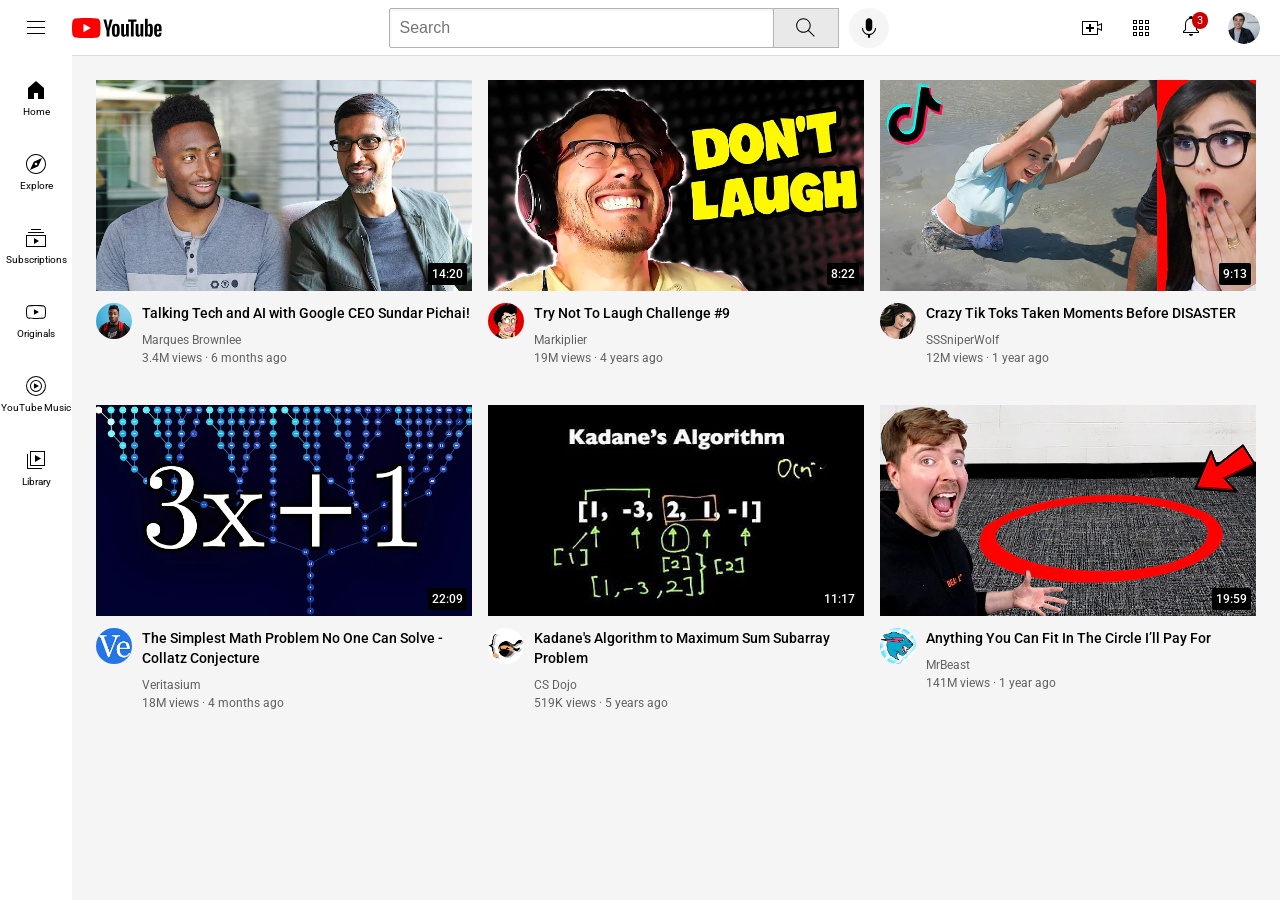
<file: index.html>
<!DOCTYPE html>
<html>
  <head>
    <title>YouTube.com Clone</title>

    <link rel="preconnect" href="https://fonts.googleapis.com" />
    <link rel="preconnect" href="https://fonts.gstatic.com" crossorigin />
    <link
      href="https://fonts.googleapis.com/css2?family=Roboto:wght@400;500;700&family=Titillium+Web:ital,wght@0,400;0,700;1,700&display=swap"
      rel="stylesheet"
    />

    <link rel="stylesheet" href="styles/general.css">
    <link rel="stylesheet" href="styles/header.css">
    <link rel="stylesheet" href="styles/video.css">
    <link rel="stylesheet" href="styles/sidebar.css">
  
  </head>
  <body>
    <header class="header">
      <div class="left-section">
        <img class="hamburger-menu" src="icons/hamburger-menu.svg">
        <img class="youtube-logo" src="icons/youtube-logo.svg">
      </div>

      <div class="middle-section">
        <input class="search-bar" type="text" placeholder="Search" />
        <button class="search-button">
          <img class="search-icon" src="icons/search.svg">
          <div class="tooltip">Search</div>
        </button>
        <!-- Put position absolute inside position relative -->
        <button class="voice-search-button">
          <img class="voice-search-icon" src="icons/voice-search-icon.svg">
          <div class="tooltip">Search with your voice</div>
        </button>
      </div>

      <div class="right-section">
        <div class="upload-icon-container">
          <img class="upload-icon" src="icons/upload.svg">
          <div class="tooltip">Create</div>
        </div>
        
        <div class="youtube-apps-icon-container">
          <img class="youtube-apps-icon" src="icons/youtube-apps.svg">
          <div class="tooltip">YouTube apps</div>
        </div>

        <div class="notifications-container">
          <div class="notifications-icon-container">
            <img class="notifications-icon" src="icons/notifications.svg">
            <div class="notifications-count">3</div>
          </div>
          <div class="tooltip">Notifications</div>
        </div>
        
        <img class="current-user-picture" src="channel-pictures/my-channel.jpeg">
      </div>
    </header>

    <nav class="sidebar">
      <div class="sidebar-link">
        <img src="icons/home.svg">
        <div>Home</div>
      </div>
      <div class="sidebar-link">
        <img src="icons/explore.svg">
        <div>Explore</div>
      </div>
      <div class="sidebar-link">
        <img src="icons/subscriptions.svg">
        <div>Subscriptions</div>
      </div>
      <div class="sidebar-link">
        <img src="icons/originals.svg">
        <div>Originals</div>
      </div>
      <div class="sidebar-link">
        <img src="icons/youtube-music.svg">
        <div>YouTube Music</div>
      </div>
      <div class="sidebar-link">
        <img src="icons/library.svg">
        <div>Library</div>
      </div>
    </nav>
    
    <main>
      <section class="video-grid">
        <div class="video-preview">
          <div class="thumbnail-row">
            <img class="thumbnail" src="thumbnails/thumbnail-1.webp" />
            <div class="video-time">14:20</div>
          </div>
          <div class="video-info-row">
            <div class="channel-picture">
              <img class="profile-picture" src="channel-pictures/channel-1.jpeg" />
              <div class="channel-picture-tooltip">
                <div class="channel-picture">
                  <img class="profile-picture" src="channel-pictures/channel-1.jpeg" />
                </div>
                <div class="video-info">
                  <p class="video-title">Marques Brownlee</p>
                  <p class="video-stats">15M subscribers</p>
                </div>
              </div>
            </div>
            <div class="video-info">
              <p class="video-title">Talking Tech and AI with Google CEO Sundar Pichai!</p>
              <p class="video-author">Marques Brownlee</p>
              <p class="video-stats">3.4M views &#183; 6 months ago</p>
            </div>
          </div>
        </div>
        <div class="video-preview">
          <div class="thumbnail-row">
            <img class="thumbnail" src="thumbnails/thumbnail-2.webp" />
            <div class="video-time">8:22</div>
          </div>
          <div class="video-info-row">
            <div class="channel-picture">
              <img class="profile-picture" src="channel-pictures/channel-2.jpeg" />
            </div>
            <div class="video-info">
              <p class="video-title">Try Not To Laugh Challenge #9</p>
              <p class="video-author">Markiplier</p>
              <p class="video-stats">19M views &#183; 4 years ago</p>
            </div>
          </div>
        </div>
    
        <div class="video-preview">
          <div class="thumbnail-row">
            <img class="thumbnail" src="thumbnails/thumbnail-3.webp">
            <div class="video-time">9:13</div>
          </div>
          <div class="video-info-row">
            <div class="channel-picture">
              <img class="profile-picture" src="channel-pictures/channel-3.jpeg" />
            </div>
            <div class="video-info">
              <p class="video-title">Crazy Tik Toks Taken Moments Before DISASTER</p>
              <p class="video-author">SSSniperWolf</p>
              <p class="video-stats">12M views &#183; 1 year ago</p>
            </div>
          </div>
        </div>
    
        <div class="video-preview">
          <div class="thumbnail-row">
            <img class="thumbnail" src="thumbnails/thumbnail-4.webp" />
            <div class="video-time">22:09</div>
          </div>
          <div class="video-info-row">
            <div class="channel-picture">
              <img class="profile-picture" src="channel-pictures/channel-4.jpeg" />
            </div>
            <div class="video-info">
              <p class="video-title">The Simplest Math Problem No One Can Solve - Collatz Conjecture</p>
              <p class="video-author">Veritasium</p>
              <p class="video-stats">18M views &#183; 4 months ago</p>
            </div>
          </div>
        </div>
    
        <div class="video-preview">
          <div class="thumbnail-row">
            <img class="thumbnail" src="thumbnails/thumbnail-5.webp" />
            <div class="video-time">11:17</div>
          </div>
          <div class="video-info-row">
            <div class="channel-picture">
              <img class="profile-picture" src="channel-pictures/channel-5.jpeg" />
            </div>
            <div class="video-info">
              <p class="video-title">Kadane's Algorithm to Maximum Sum Subarray Problem</p>
              <p class="video-author">CS Dojo</p>
              <p class="video-stats">519K views &#183; 5 years ago</p>
            </div>
          </div>
        </div>
    
        <div class="video-preview">
          <div class="thumbnail-row">
            <img class="thumbnail" src="thumbnails/thumbnail-6.webp" />
            <div class="video-time">19:59</div>
          </div>
          <div class="video-info-row">
            <div class="channel-picture">
              <img class="profile-picture" src="channel-pictures/channel-6.jpeg" />
            </div>
            <div class="video-info">
              <p class="video-title">Anything You Can Fit In The Circle I’ll Pay For</p>
              <p class="video-author">MrBeast</p>
              <p class="video-stats">141M views &#183; 1 year ago</p>
            </div>
          </div>
        </div>
      </section>
    </main>
  </body>
</html>
</file>
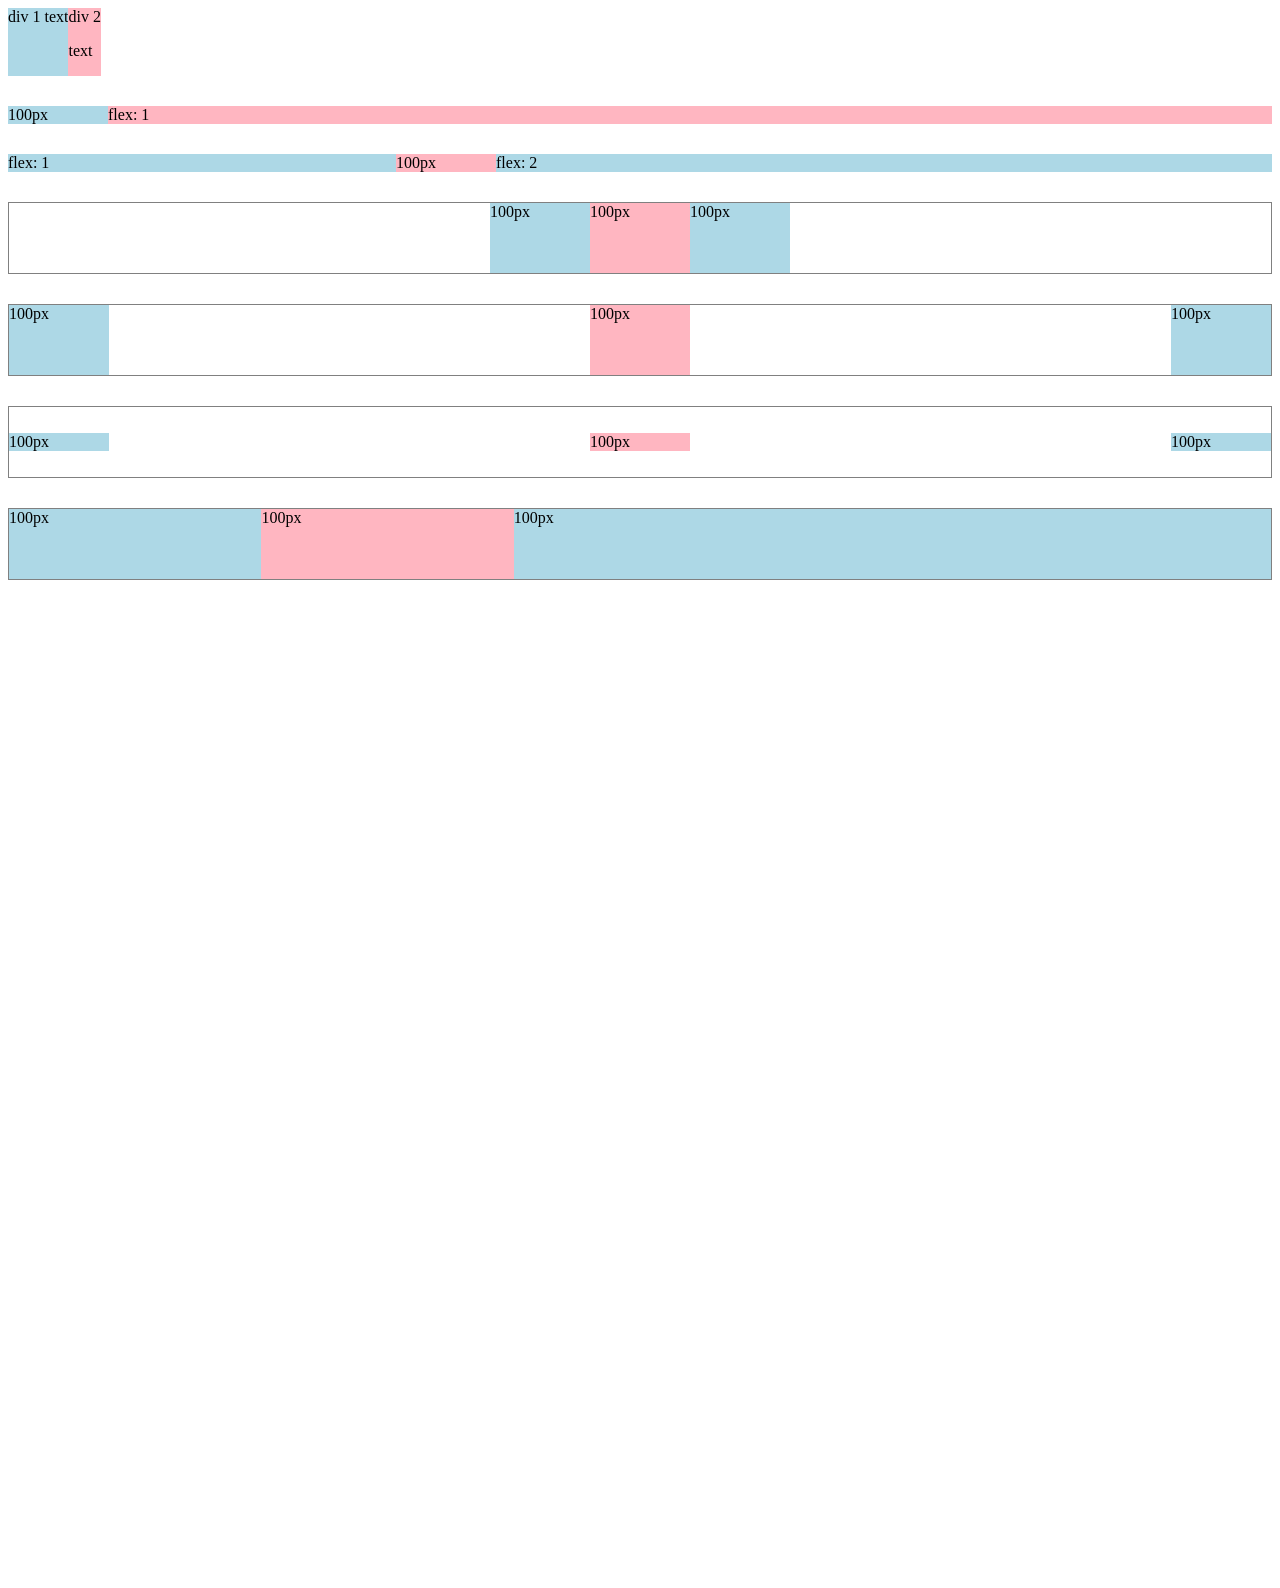
<file: flexbox.html>
<!DOCTYPE html>
  <html>
    <head>
      <title>Flexbox Practice</title>
    </head>
    <body style="padding-bottom: 1000px;">
      <div style="
        display: flex;
        flex-direction: row;
        ">
        <div style="background-color: lightblue;">div 1 text</div>
        <div style="background-color: lightpink;">div 2 <p>text</p></div>
      </div>

      <div style="
        display: flex;
        flex-direction: row;
        margin-top: 30px;
        ">
        <div style="
        background-color: lightblue;
        width: 100px;
        ">100px</div>
        <div style="
        background-color: lightpink;
        flex: 1;
        ">flex: 1</div>
      </div>

      <div style="
        display: flex;
        flex-direction: row;
        margin-top: 30px;
        ">
        
        <div style="
          background-color: lightblue;
          flex: 1;
          ">flex: 1</div>
        <div style="
          background-color: lightpink;
          width: 100px;
          ">100px</div>
        <div style="
          background-color: lightblue;
          flex: 2;
          ">flex: 2</div>
        </div>

        <div style="
        margin-top: 30px;
        height: 70px;
        border-width: 1px;
        border-style: solid;
        border-color: gray;
        display: flex;
        flex-direction: row;
        justify-content: center;
        ">
        
          <div style="
            background-color: lightblue;
            width: 100px;
            ">100px</div>
          <div style="
            background-color: lightpink;
            width: 100px;
            ">100px</div>
          <div style="
            background-color: lightblue;
            width: 100px;
            ">100px</div>
          </div>

        <div style="
          margin-top: 30px;
          height: 70px;
          border-width: 1px;
          border-style: solid;
          border-color: gray;
          display: flex;
          flex-direction: row;
          justify-content: space-between;
          ">
        
          <div style="
            background-color: lightblue;
            width: 100px;
            ">100px</div>
          <div style="
            background-color: lightpink;
            width: 100px;
            ">100px</div>
          <div style="
            background-color: lightblue;
            width: 100px;
            ">100px</div>
          </div>

        <div style="
          margin-top: 30px;
          height: 70px;
          border-width: 1px;
          border-style: solid;
          border-color: gray;
          display: flex;
          flex-direction: row;
          justify-content: space-between;
          align-items: center;
          ">
        
          <div style="
            background-color: lightblue;
            width: 100px;
            ">100px</div>
          <div style="
            background-color: lightpink;
            width: 100px;
            ">100px</div>
          <div style="
            background-color: lightblue;
            width: 100px;
            ">100px</div>
          </div>

          <div style="
            margin-top: 30px;
            height: 70px;
            border-width: 1px;
            border-style: solid;
            border-color: gray;
            display: flex;
            flex-direction: row;
            justify-content: space-between;
            ">
        
          <div style="
            background-color: lightblue;
            flex: 1;
            ">100px</div>
          <div style="
            background-color: lightpink;
            flex: 1;
            ">100px</div>
          <div style="
            background-color: lightblue;
            flex: 3;
            ">100px</div>
          </div>


        

    </body>

  </html>
</file>
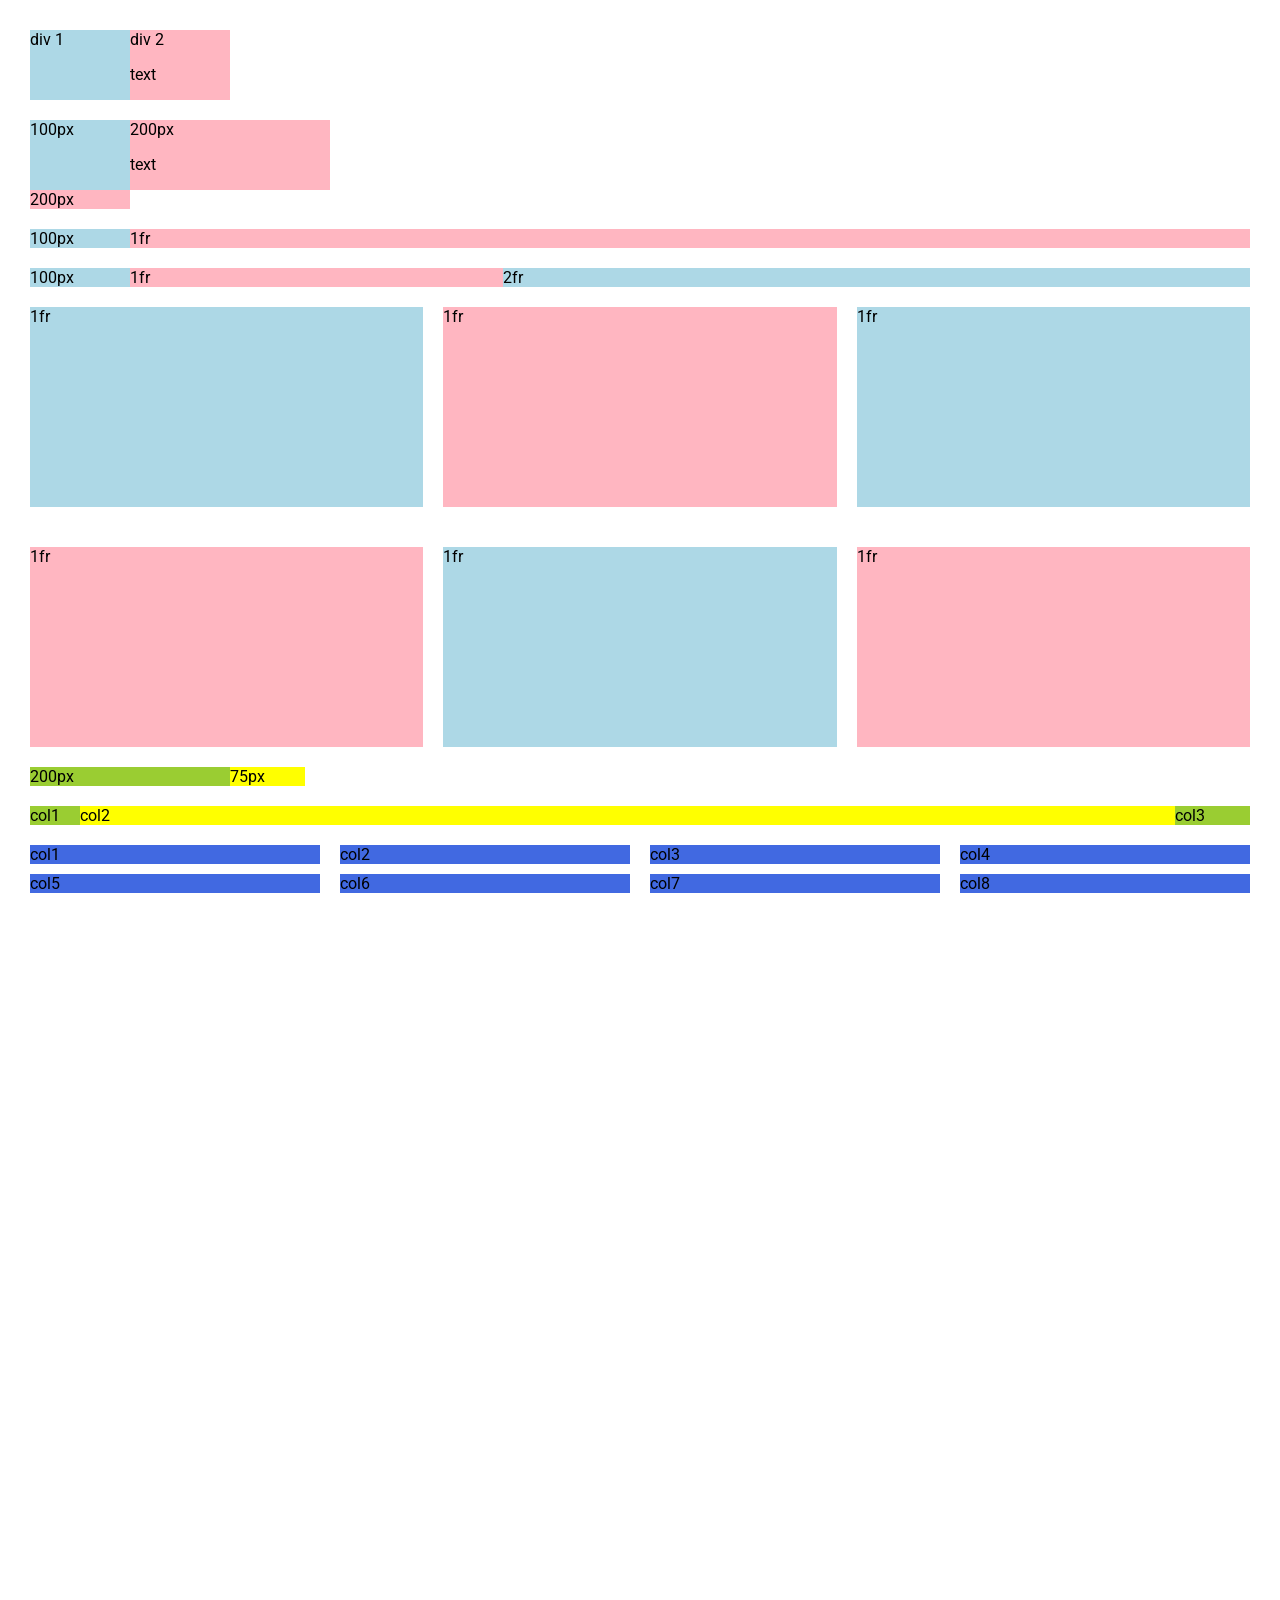
<file: grid.html>
<!DOCTYPE html>
<html>
  <head>
    <title>Grid Practice</title>

    <link rel="preconnect" href="https://fonts.googleapis.com" />
    <link rel="preconnect" href="https://fonts.gstatic.com" crossorigin />
    <link
      href="https://fonts.googleapis.com/css2?family=Roboto:wght@400;500;700&family=Titillium+Web:ital,wght@0,400;0,700;1,700&display=swap"
      rel="stylesheet"
    />
    <style>
      body {
        font-family: Roboto, Arial;
        margin: 30px;
      }

      body > div {
        display: grid;
        margin-top: 20px;
      }
      
      .a11 {
        grid-template-columns: 200px 75px;
      }

      .col1-8 div {
        background-color: royalblue;
      }

    </style>

  </head>
  <body style="padding-bottom: 1000px;">
    <div style="
      grid-template-columns: 100px 100px">
      <div style="background-color: lightblue;">div 1</div>
      <div style="background-color: lightpink;">div 2<p>text</p></div>
    </div>

    <div style="
      grid-template-columns: 100px 200px">
      <div style="background-color: lightblue;">100px</div>
      <div style="background-color: lightpink;">200px<p>text</p></div>
      <div style="background-color: lightpink;">200px</div>
    </div>

    <div style="
      grid-template-columns: 100px 1fr;">
      <div style="background-color: lightblue;">100px</div>
      <div style="background-color: lightpink;">1fr</div>
    </div>

    <div style="
      grid-template-columns: 100px 1fr 2fr;">
      <div style="background-color: lightblue;">100px</div>
      <div style="background-color: lightpink;">1fr</div>
      <div style="background-color: lightblue;">2fr</div>
      <!-- uwaga na przestawianie kolumn, w grid'dzie szerokości kolumn nie przestaiają się razem z elementem! -->
    </div>

    <div style="
      grid-template-columns: 1fr 1fr 1fr;
      column-gap: 20px;
      row-gap: 40px;
      ">
      <div style="background-color: lightblue; height: 200px;">1fr</div>
      <div style="background-color: lightpink; height: 200px;">1fr</div>
      <div style="background-color: lightblue; height: 200px;">1fr</div>
      <div style="background-color: lightpink; height: 200px;">1fr</div>
      <div style="background-color: lightblue; height: 200px;">1fr</div>
      <div style="background-color: lightpink; height: 200px;">1fr</div>
    </div>

    <!--exercises lesson 11-->

    <div style="grid-template-columns: 200px 75px;">
      <div style="background-color: yellowgreen;">200px</div>
      <div style="background-color: yellow;">75px</div>
    </div>

    <div style="grid-template-columns: 50px 1fr 75px;">
      <div style="background-color: yellowgreen;">col1</div>
      <div style="background-color: yellow;">col2</div>
      <div style="background-color: yellowgreen;">col3</div>
    </div>

    <div class="col1-8" style="
    grid-template-columns: 1fr 1fr 1fr 1fr; column-gap: 20px; row-gap: 10px;
    ">
      <div>col1</div>
      <div>col2</div>
      <div>col3</div>
      <div>col4</div>
      <div>col5</div>
      <div>col6</div>
      <div>col7</div>
      <div>col8</div>
    </div>

  </body>
</html>
</file>
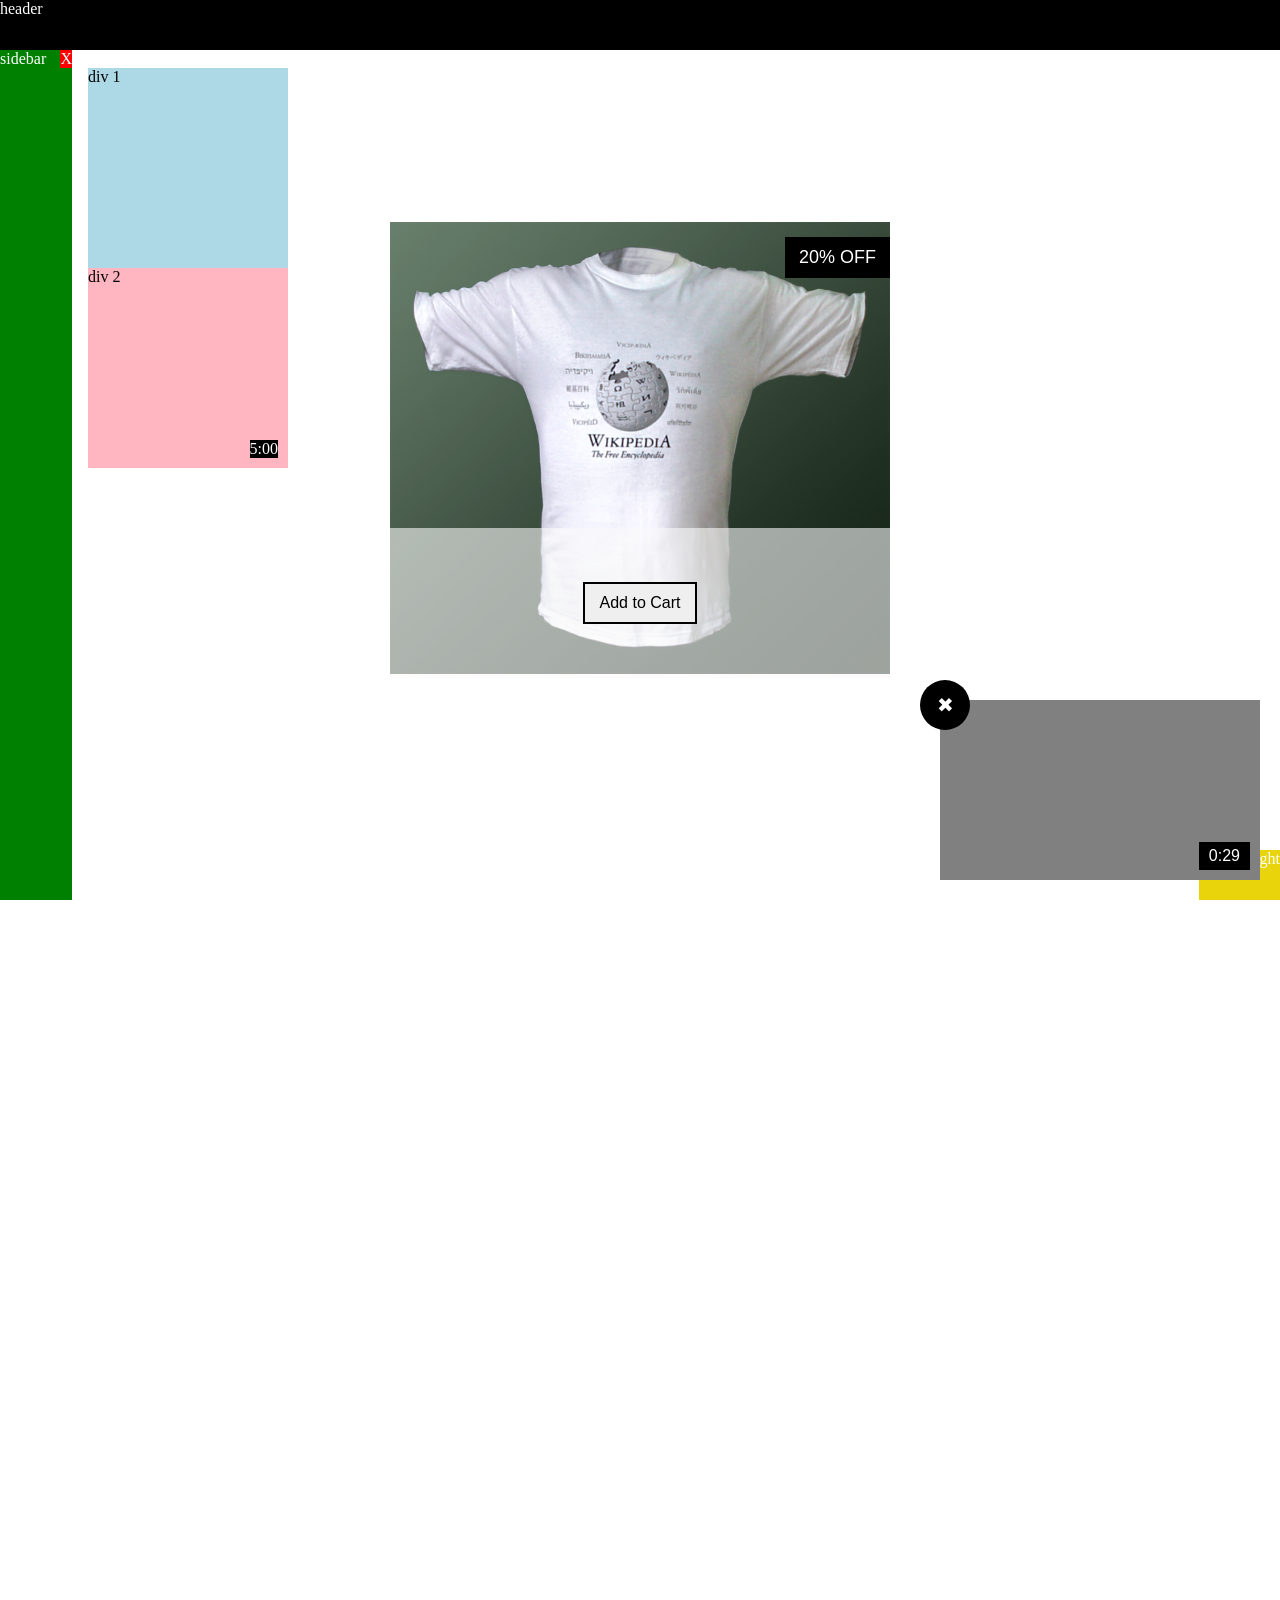
<file: position.html>
<!DOCTYPE html>
<html>
  <head>
    <title>Position Practice</title>
    <style>
      .close-button {
        position: absolute;
        padding: 10px;
        border-radius: 50%;
        color: white;
        background-color: rgb(0, 0, 0);
        top: -20px;
        left: -20px;
        width: 30px;
        height: 30px;
        display: flex;
        flex-direction: column;
        align-items: center;
        justify-content: center;
        line-height: 0;
        font-size: 20px;
        cursor: pointer;
      }

      .grey-box-container {
        position: absolute;
        bottom: 20px;
        right: 20px;
      }
      .grey-box {
        width: 320px;
        height: 180px;
        background-color: grey;
        position: relative;
        bottom: 0px;
        right: 0px;
      }
      .time {
        position: absolute;
        bottom: 10px;
        right: 10px;
        background-color: black;
        color: white;
        font-family: Roboto, Arial;
        padding: 5px 10px;
      }

      .container-principal {
        position: absolute;
        top: 0;
        right: 0;
        bottom: 0;
        left: 0;
        display: flex;
        flex-direction: column;
        align-items: center;
        justify-content: center;
      }
      .img-container {
        position: relative;
        font-family: Arial;
      }
      .img-size {
        width: 500px;
      }
      .overly-box{
        display: flex;
        width: 500px;
        height: 150px;
        position: absolute;
        bottom: 0;
        background-color: rgba(250, 250, 250, 0.6);
        align-items: center;
        justify-content: center;
      }
      .add-to-cart-button {
        padding: 10px 15px;
        font-size: 16px;
        border: 2px solid black;
      }
      .discount-panel {
        position: absolute;
        top: 15px;
        right: 0;
        background-color: black;
        color: white;
        font-size: 18px;
        padding: 10px 14px;
      }

    </style>
  </head>
  <body style="
    height: 3000px;
    padding-top: 60px;
    padding-left: 80px;
    ">
    <div style="
      background-color: black;
      color: white;
      position: fixed;
      top: 0px;
      left: 0px;
      right: 0px;
      height: 50px;
      ">header</div>

    <div style="
      background-color: green;
      color: white;
      position: fixed;
      left: 0;
      bottom: 0;
      top: 50px;
      width: 72px;
      ">
      sidebar
        <div style="
        position:absolute;
        background-color: red;
        color: white;
        top: 0;
        right: 0;
        ">
        X
        </div>
    </div>

    <div style="
      background-color: lightblue;
      height: 200px;
      width: 200px;
      position: static;
      ">div 1</div>

    <div style="
      background-color: lightpink;
      height: 200px;
      width: 200px;
      position: relative;
      ">div 2
        <div style="
        position:absolute;
        background-color: black;
        color: white;
        bottom: 10px;
        right: 10px;
        ">
        5:00
        </div>  
    </div>

    <div style="
      background-color: rgb(233, 211, 11);
      color: white;
      position: fixed;
      bottom: 0px;
      right: 0px;
      height: 50px;
      ">bottom-right</div>

  <div class="grey-box-container">
    <div class="grey-box">
      <div class="close-button">&#10006;</div>
      <div class="time">0:29</div>
    </div>
  </div>

  <div class="container-principal">
    <div class="img-container">
      <img class="img-size" src="thumbnails/Wikipedia-T-shirt.jpg">
      <div class="discount-panel">20% OFF</div>
      <div class="overly-box">
        <button class="add-to-cart-button">Add to Cart</button>
      </div>
    </div>
  </div>
  
  </body>
</html>
</file>
<file: styles/general.css>
body {
  /* This style below will be inherited */
  font-family: Roboto, Arial;
  margin: 0;
  padding-top: 80px;
  padding-left: 96px;
  padding-right: 24px;
  background-color: rgb(245, 245, 245);
}
p {
  margin-top: 0;
  margin-bottom: 0;
}
</file>
<file: styles/header.css>
.header {
  height: 55px;
  display: flex;
  flex-direction: row;
  justify-content: space-between;

  position: fixed; /*div header zrobi się przy tym property - transparentny i unoszący się nad kontentem*/
  top: 0px;
  left: 0;
  right: 0px;
  z-index: 100;
  background-color: white;
  border-bottom: 1px solid rgb(218, 218, 218);
}

.left-section {
  display: flex;
  align-items: center;
}
.hamburger-menu {
  height: 24px;
  margin-left: 24px;
  margin-right: 24px;
}
.youtube-logo {
  height: 20px;
}

.middle-section {
  flex: 1;
  margin-left: 70px;
  margin-right: 35px;
  max-width: 500px;
  display: flex;
  align-items: center;
}
.search-bar {
  flex: 1;
  height: 36px;
  padding-left: 10px;
  font-size: 16px;
  border-width: 1px;
  border-style: solid;
  border-color: rgb(179, 179, 179);
  border-radius: 2px;
  box-shadow: inset 1px 2px 3px rgba(0, 0, 0, 0.05);
  width: 0;
}
.search-bar::placeholder {
  font-size: 16px;
}
.search-button {
  height: 40px;
  width: 66px;
  background-color: rgb(233, 233, 233);
  border-width: 1px;
  border-style: solid;
  border-color: rgb(179, 179, 179);
  margin-left: -1px;
  margin-right: 10px;
}
.search-button,
.voice-search-button,
.upload-icon-container,
.youtube-apps-icon-container,
.notifications-container {
  cursor: pointer;
  display: flex;
  justify-content: center;
  align-items: center;
  position: relative;
}

.search-button .tooltip,
.voice-search-button .tooltip,
.upload-icon-container .tooltip,
.youtube-apps-icon-container .tooltip,
.notifications-container .tooltip {
  position: absolute;
  background-color: gray;
  color: white;
  padding: 4px 8px;
  border-radius: 2px;
  font-size: 12px;
  bottom: -30px;
  opacity: 0;
  transition: opacity 0.15s;
  pointer-events: none;
  white-space: nowrap;
}
.search-button:hover .tooltip,
.voice-search-button:hover .tooltip,
.upload-icon-container:hover .tooltip,
.youtube-apps-icon-container:hover .tooltip,
.notifications-container:hover .tooltip {
  opacity: 1;
}
.search-icon {
  height: 25px;
}
.voice-search-button {
  height: 40px;
  width: 40px;
  border-radius: 20px;
  border: none;
  background-color: rgb(245, 245, 245);
}
.voice-search-icon {
  height: 26px;
}

.right-section {
  width: 180px;
  margin-right: 20px;
  display: flex;
  align-items: center;
  justify-content: space-between;
  flex-shrink: 0;
}

.upload-icon {
  height: 24px;
}
.youtube-apps-icon {
  height: 24px;
}
.notifications-icon {
  height: 24px;
}
.current-user-picture {
  height: 32px;
  border-radius: 16px;
}
.notifications-icon-container {
  position: relative;
}
.notifications-count {
  position: absolute;
  top: -2px;
  right: -5px;
  background-color: rgb(204, 0, 0);
  color: white;
  font-size: 11px;
  padding: 2px 5px;
  border-radius: 10px;
}
</file>
<file: styles/video.css>
.video-title {
  margin-top: 0;
  font-size: 14px;
  font-weight: 500;
  line-height: 20px;
  margin-bottom: 10px;
}

.thumbnail {
  width: 100%;
}
.video-info-row {
  display: flex;
  gap: 10px;
  align-items: flex-start;
}

.profile-picture {
  width: 36px;
  border-radius: 50px;
  display: block;
  cursor: pointer;
}
.channel-picture {
  position: relative;
}

.channel-picture-tooltip {
  position: absolute;
  display: flex;
  margin-top: 10px;
  box-shadow: 1px 1px 8px rgba(0,0,0,0.15);
  background-color: white;
  gap: 10px;
  padding: 10px 14px;
  border-radius: 4px;
  opacity: 0;
  transition: opacity 0.15s;
  pointer-events: none;
  white-space: nowrap;
}

.channel-picture:hover .channel-picture-tooltip {
  opacity: 1;
}

.channel-picture-tooltip .profile-picture {
  width: 48px;
}

.thumbnail-row {
  margin-bottom: 8px;
  position: relative;
}

.video-author,
.video-stats {
  font-size: 12px;
  color: rgb(96, 96, 96);
}

.video-author {
  margin-bottom: 4px;
}

.video-grid {
  display: grid;
  grid-template-columns: 1fr 1fr 1fr;
  column-gap: 16px;
  row-gap: 40px;
}

@media (max-width: 750px) {
  .video-grid {
    grid-template-columns: 1fr 1fr;
  }
}

@media (min-width: 751px) and (max-width: 1499px) {
  .video-grid {
    grid-template-columns: 1fr 1fr 1fr;
  }
}

@media (min-width: 1500px) {
  .video-grid {
    grid-template-columns: 1fr 1fr 1fr 1fr;
  }
}

.video-time {
  font-size: 12px;
  font-weight: 500;
  padding: 4px;
  border-radius: 2px;
  background-color: black;
  color: white;
  position: absolute;
  bottom: 10px;
  right: 5px;
}
</file>
<file: styles/sidebar.css>
.sidebar {
  position: fixed;
  left: 0;
  bottom:0;
  top: 55px;
  background-color: white;
  width: 72px;
  z-index: 200;
  padding-top: 5px;
}

.sidebar-link {
  background-color: white;
  height: 74px;
  display: flex;
  justify-content: center;
  align-items: center;
  flex-direction: column;
  cursor: pointer;
  
}
.sidebar-link:hover {
  background-color: rgb(224, 224, 224);
}
.sidebar-link img {
  height: 24px;
  margin-bottom: 4px;
}

.sidebar-link div {
  font-size: 10px; 
}
</file>
